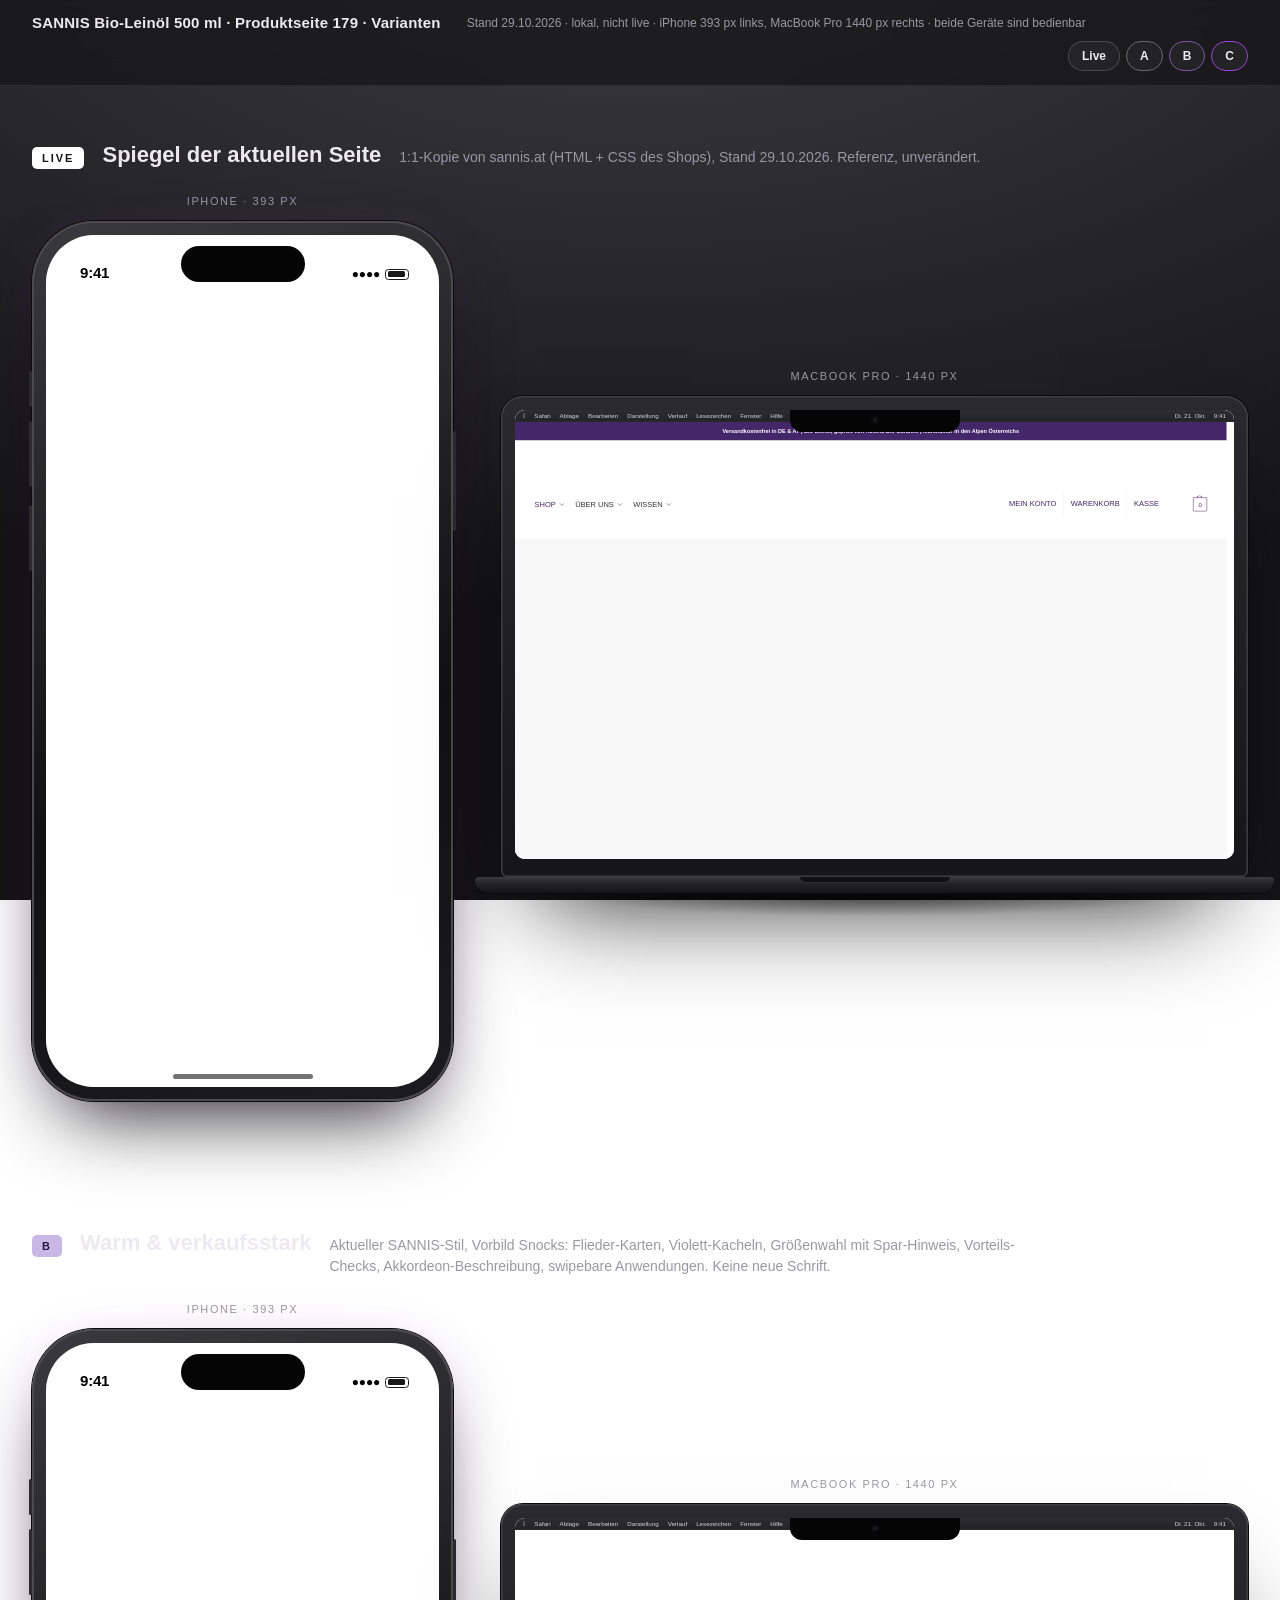
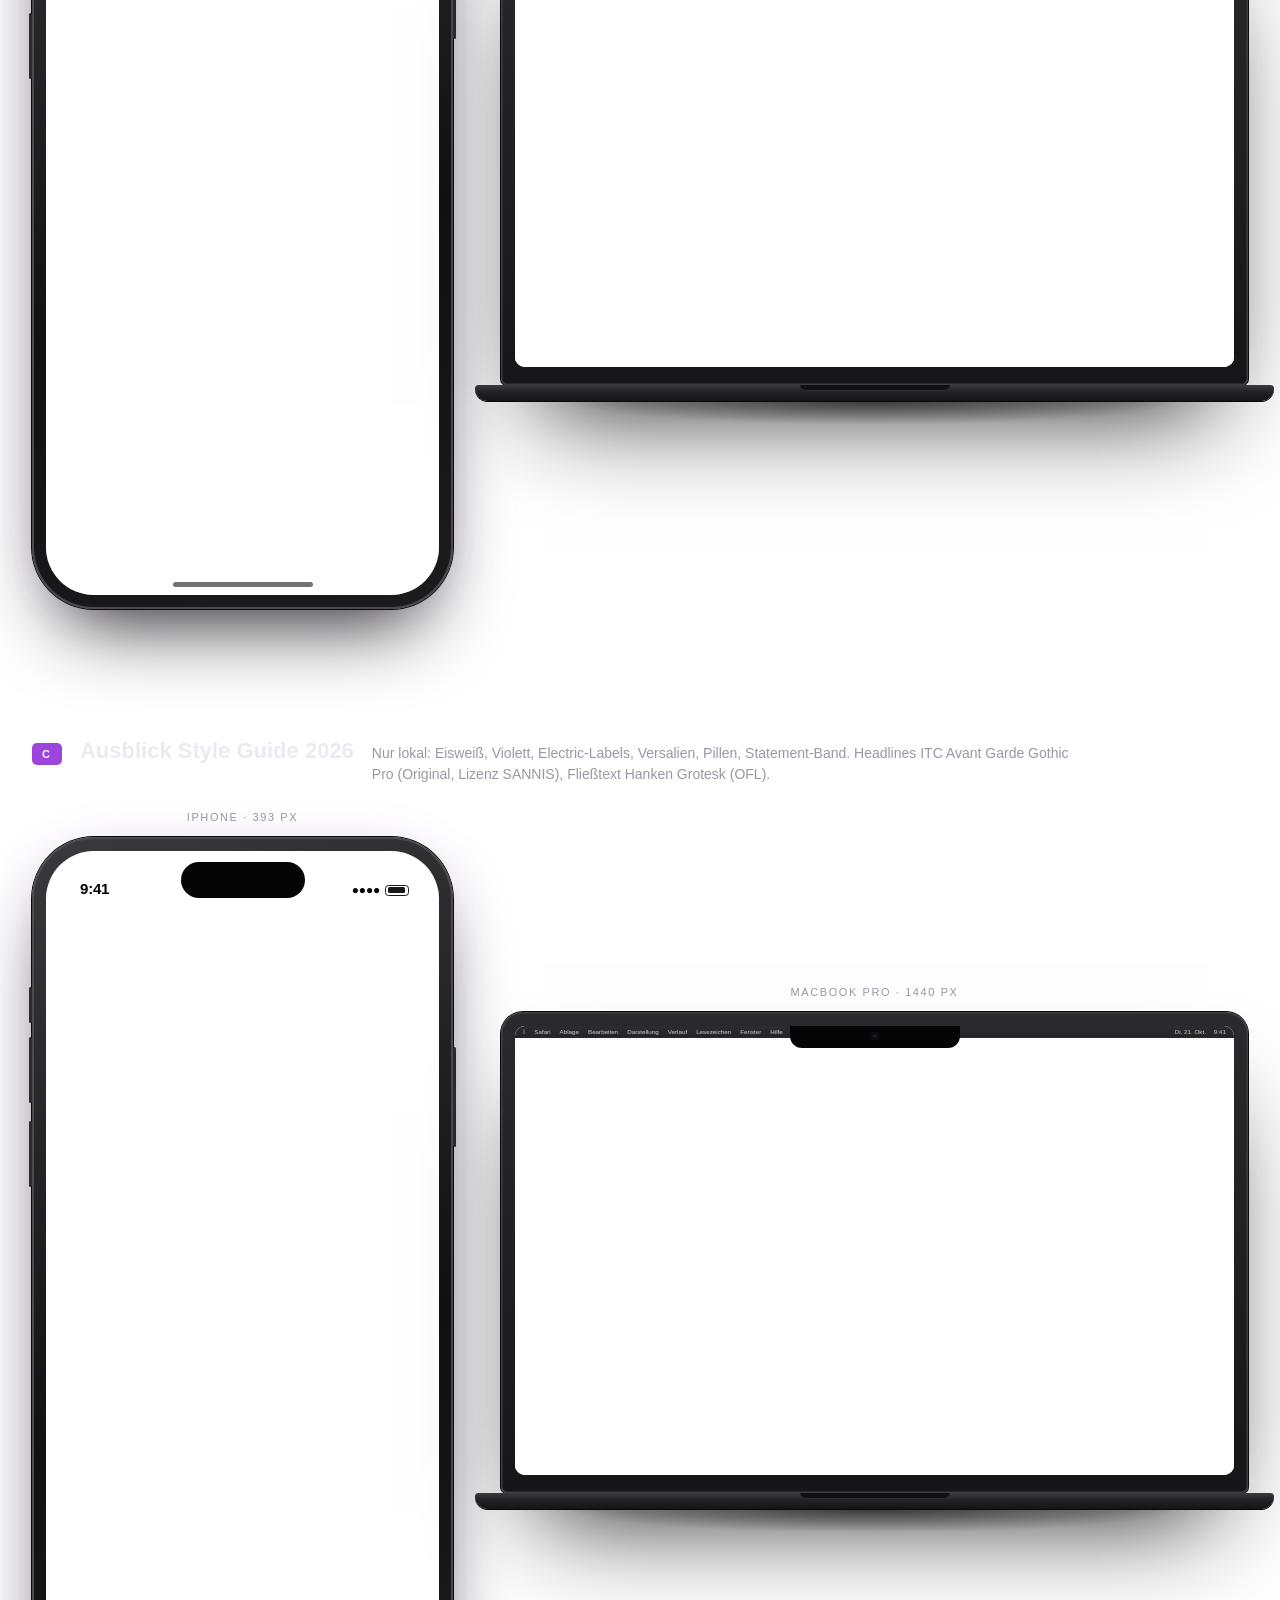
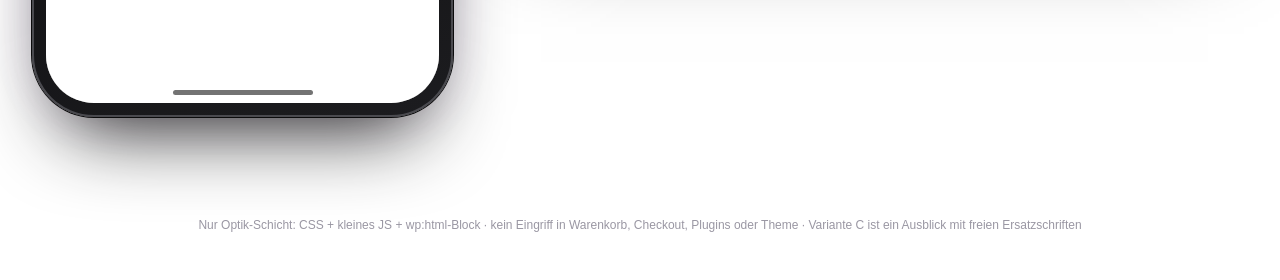
<file: index.html>
<!doctype html><html lang="de"><head><meta charset="utf-8"><meta name="robots" content="noindex,nofollow"><meta http-equiv="refresh" content="0; url=02_varianten/praesentation.html"><title>SANNIS Produktseite – Vorschau</title></head><body><a href="02_varianten/praesentation.html">Zur Vorschau</a></body></html>
</file>
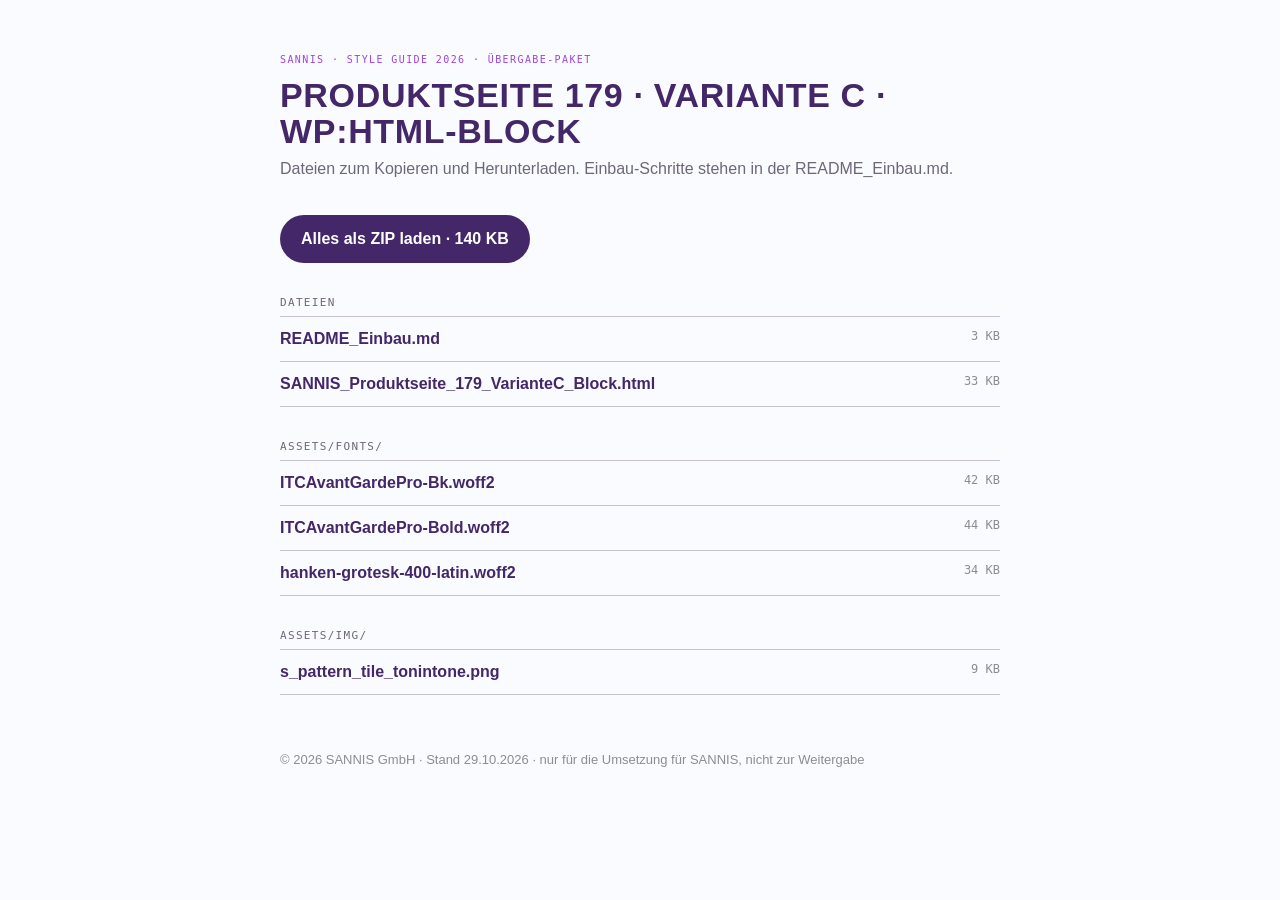
<file: handoff/index.html>
<!doctype html><html lang="de"><head><meta charset="utf-8"><meta name="viewport" content="width=device-width,initial-scale=1"><meta name="robots" content="noindex,nofollow">
<title>Produktseite 179 · Variante C · wp:html-Block</title><style>
body{margin:0;background:#FAFBFF;color:#141414;font:16px/1.5 "Hanken Grotesk","Helvetica Neue",Arial,sans-serif}
main{max-width:720px;margin:0 auto;padding:55px 21px 89px}
.ey{font:500 10px/1 ui-monospace,Menlo,monospace;letter-spacing:.14em;text-transform:uppercase;color:#9D44DC}
h1{font-size:34px;line-height:1.05;margin:13px 0 8px;color:#442769;text-transform:uppercase;letter-spacing:.02em}
.sub{color:#6E6679;margin:0 0 34px}
h2{font:500 11px/1 ui-monospace,Menlo,monospace;letter-spacing:.12em;text-transform:uppercase;color:#6E6679;margin:34px 0 8px}
ul{list-style:none;margin:0;padding:0;border-top:1px solid #C7C0D2}
li{display:flex;justify-content:space-between;gap:21px;padding:10px 0;border-bottom:1px solid #C7C0D2}
li a{color:#442769;font-weight:600;text-decoration:none;word-break:break-all}li a:hover{color:#9D44DC}
li span{color:#8E8B94;font:500 12px/1.6 ui-monospace,Menlo,monospace;white-space:nowrap}
.dl a{display:inline-block;background:#442769;color:#fff;text-decoration:none;border-radius:999px;padding:12px 21px;font-weight:600}.dl a:hover{background:#9D44DC}
footer{margin-top:55px;color:#8E8B94;font-size:13px}
</style></head><body><main>
<div class="ey">SANNIS · Style Guide 2026 · Übergabe-Paket</div><h1>Produktseite 179 · Variante C · wp:html-Block</h1><p class="sub">Dateien zum Kopieren und Herunterladen. Einbau-Schritte stehen in der README_Einbau.md.</p>
<p class="dl"><a href="SANNIS_Produktseite_179_VarianteC_2026.zip">Alles als ZIP laden · 140 KB</a></p><h2>Dateien</h2><ul><li><a href="README_Einbau.md">README_Einbau.md</a><span>3 KB</span></li><li><a href="SANNIS_Produktseite_179_VarianteC_Block.html">SANNIS_Produktseite_179_VarianteC_Block.html</a><span>33 KB</span></li></ul><h2>assets/fonts/</h2><ul><li><a href="assets/fonts/ITCAvantGardePro-Bk.woff2">ITCAvantGardePro-Bk.woff2</a><span>42 KB</span></li><li><a href="assets/fonts/ITCAvantGardePro-Bold.woff2">ITCAvantGardePro-Bold.woff2</a><span>44 KB</span></li><li><a href="assets/fonts/hanken-grotesk-400-latin.woff2">hanken-grotesk-400-latin.woff2</a><span>34 KB</span></li></ul><h2>assets/img/</h2><ul><li><a href="assets/img/s_pattern_tile_tonintone.png">s_pattern_tile_tonintone.png</a><span>9 KB</span></li></ul><footer>© 2026 SANNIS GmbH · Stand 29.10.2026 · nur für die Umsetzung für SANNIS, nicht zur Weitergabe</footer></main></body></html>
</file>
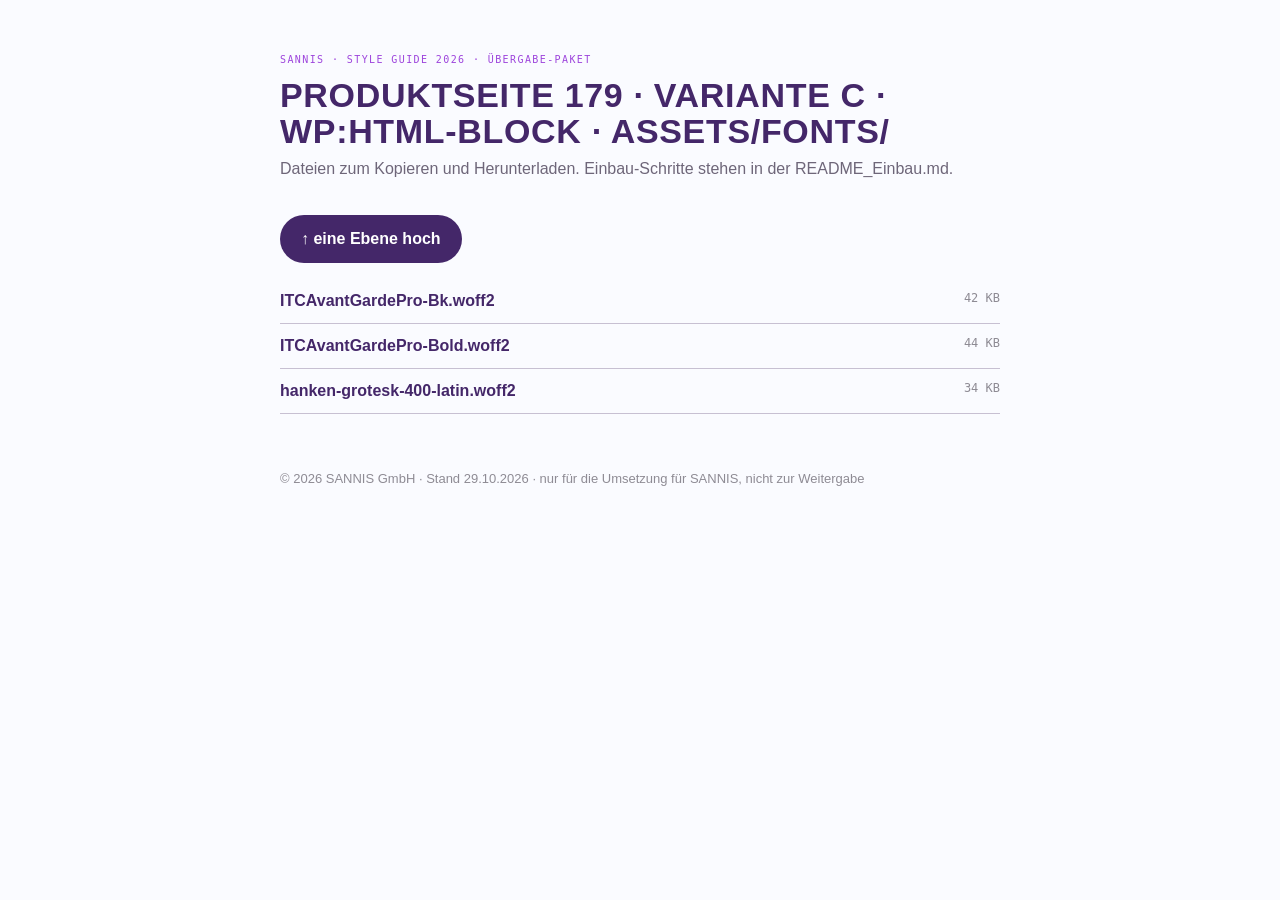
<file: handoff/assets/fonts/index.html>
<!doctype html><html lang="de"><head><meta charset="utf-8"><meta name="viewport" content="width=device-width,initial-scale=1"><meta name="robots" content="noindex,nofollow">
<title>Produktseite 179 · Variante C · wp:html-Block · assets/fonts/</title><style>
body{margin:0;background:#FAFBFF;color:#141414;font:16px/1.5 "Hanken Grotesk","Helvetica Neue",Arial,sans-serif}
main{max-width:720px;margin:0 auto;padding:55px 21px 89px}
.ey{font:500 10px/1 ui-monospace,Menlo,monospace;letter-spacing:.14em;text-transform:uppercase;color:#9D44DC}
h1{font-size:34px;line-height:1.05;margin:13px 0 8px;color:#442769;text-transform:uppercase;letter-spacing:.02em}
.sub{color:#6E6679;margin:0 0 34px}
h2{font:500 11px/1 ui-monospace,Menlo,monospace;letter-spacing:.12em;text-transform:uppercase;color:#6E6679;margin:34px 0 8px}
ul{list-style:none;margin:0;padding:0;border-top:1px solid #C7C0D2}
li{display:flex;justify-content:space-between;gap:21px;padding:10px 0;border-bottom:1px solid #C7C0D2}
li a{color:#442769;font-weight:600;text-decoration:none;word-break:break-all}li a:hover{color:#9D44DC}
li span{color:#8E8B94;font:500 12px/1.6 ui-monospace,Menlo,monospace;white-space:nowrap}
.dl a{display:inline-block;background:#442769;color:#fff;text-decoration:none;border-radius:999px;padding:12px 21px;font-weight:600}.dl a:hover{background:#9D44DC}
footer{margin-top:55px;color:#8E8B94;font-size:13px}
</style></head><body><main>
<div class="ey">SANNIS · Style Guide 2026 · Übergabe-Paket</div><h1>Produktseite 179 · Variante C · wp:html-Block · assets/fonts/</h1><p class="sub">Dateien zum Kopieren und Herunterladen. Einbau-Schritte stehen in der README_Einbau.md.</p>
<p class="dl"><a href="../">↑ eine Ebene hoch</a></p><li><a href="ITCAvantGardePro-Bk.woff2">ITCAvantGardePro-Bk.woff2</a><span>42 KB</span></li><li><a href="ITCAvantGardePro-Bold.woff2">ITCAvantGardePro-Bold.woff2</a><span>44 KB</span></li><li><a href="hanken-grotesk-400-latin.woff2">hanken-grotesk-400-latin.woff2</a><span>34 KB</span></li><footer>© 2026 SANNIS GmbH · Stand 29.10.2026 · nur für die Umsetzung für SANNIS, nicht zur Weitergabe</footer></main></body></html>
</file>
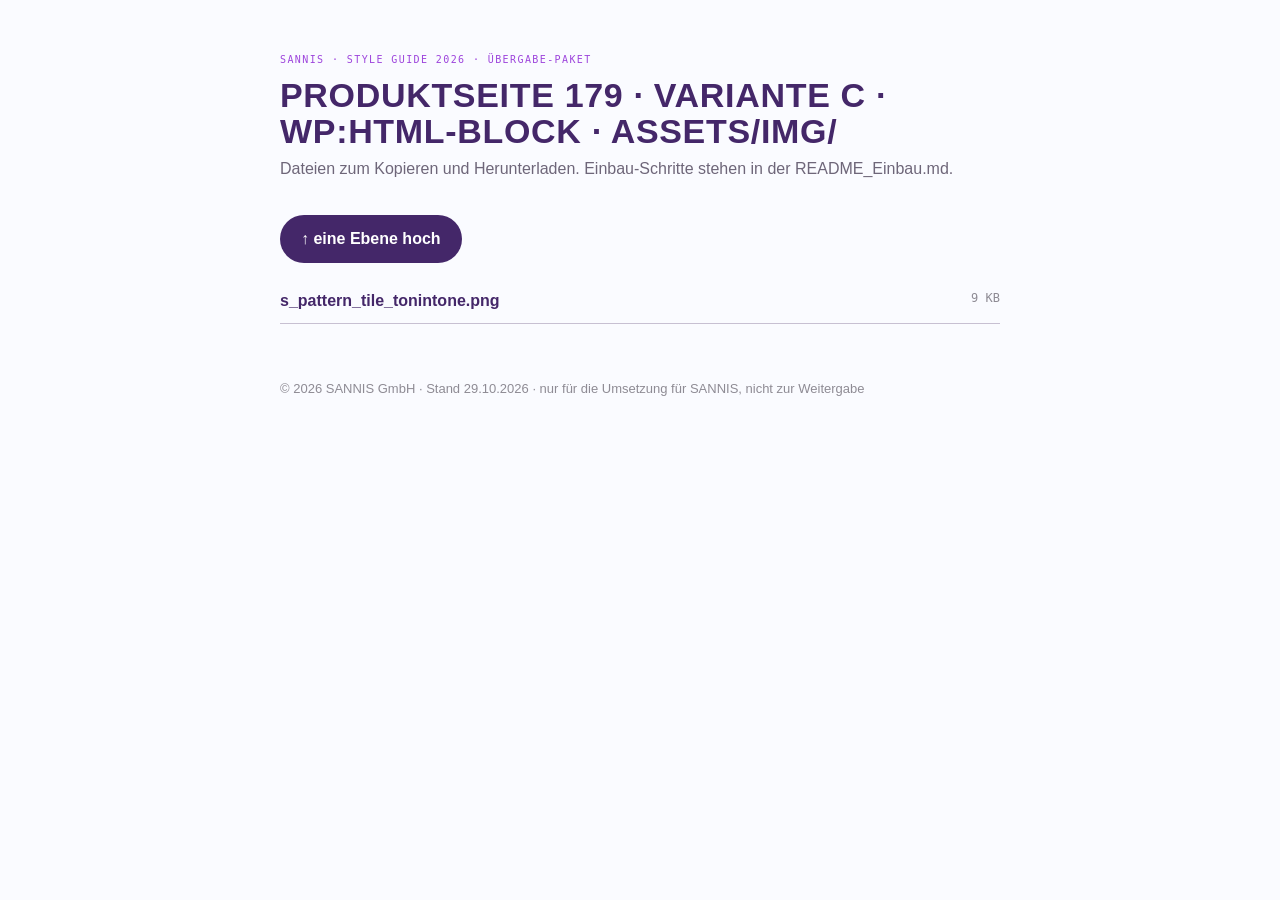
<file: handoff/assets/img/index.html>
<!doctype html><html lang="de"><head><meta charset="utf-8"><meta name="viewport" content="width=device-width,initial-scale=1"><meta name="robots" content="noindex,nofollow">
<title>Produktseite 179 · Variante C · wp:html-Block · assets/img/</title><style>
body{margin:0;background:#FAFBFF;color:#141414;font:16px/1.5 "Hanken Grotesk","Helvetica Neue",Arial,sans-serif}
main{max-width:720px;margin:0 auto;padding:55px 21px 89px}
.ey{font:500 10px/1 ui-monospace,Menlo,monospace;letter-spacing:.14em;text-transform:uppercase;color:#9D44DC}
h1{font-size:34px;line-height:1.05;margin:13px 0 8px;color:#442769;text-transform:uppercase;letter-spacing:.02em}
.sub{color:#6E6679;margin:0 0 34px}
h2{font:500 11px/1 ui-monospace,Menlo,monospace;letter-spacing:.12em;text-transform:uppercase;color:#6E6679;margin:34px 0 8px}
ul{list-style:none;margin:0;padding:0;border-top:1px solid #C7C0D2}
li{display:flex;justify-content:space-between;gap:21px;padding:10px 0;border-bottom:1px solid #C7C0D2}
li a{color:#442769;font-weight:600;text-decoration:none;word-break:break-all}li a:hover{color:#9D44DC}
li span{color:#8E8B94;font:500 12px/1.6 ui-monospace,Menlo,monospace;white-space:nowrap}
.dl a{display:inline-block;background:#442769;color:#fff;text-decoration:none;border-radius:999px;padding:12px 21px;font-weight:600}.dl a:hover{background:#9D44DC}
footer{margin-top:55px;color:#8E8B94;font-size:13px}
</style></head><body><main>
<div class="ey">SANNIS · Style Guide 2026 · Übergabe-Paket</div><h1>Produktseite 179 · Variante C · wp:html-Block · assets/img/</h1><p class="sub">Dateien zum Kopieren und Herunterladen. Einbau-Schritte stehen in der README_Einbau.md.</p>
<p class="dl"><a href="../">↑ eine Ebene hoch</a></p><li><a href="s_pattern_tile_tonintone.png">s_pattern_tile_tonintone.png</a><span>9 KB</span></li><footer>© 2026 SANNIS GmbH · Stand 29.10.2026 · nur für die Umsetzung für SANNIS, nicht zur Weitergabe</footer></main></body></html>
</file>
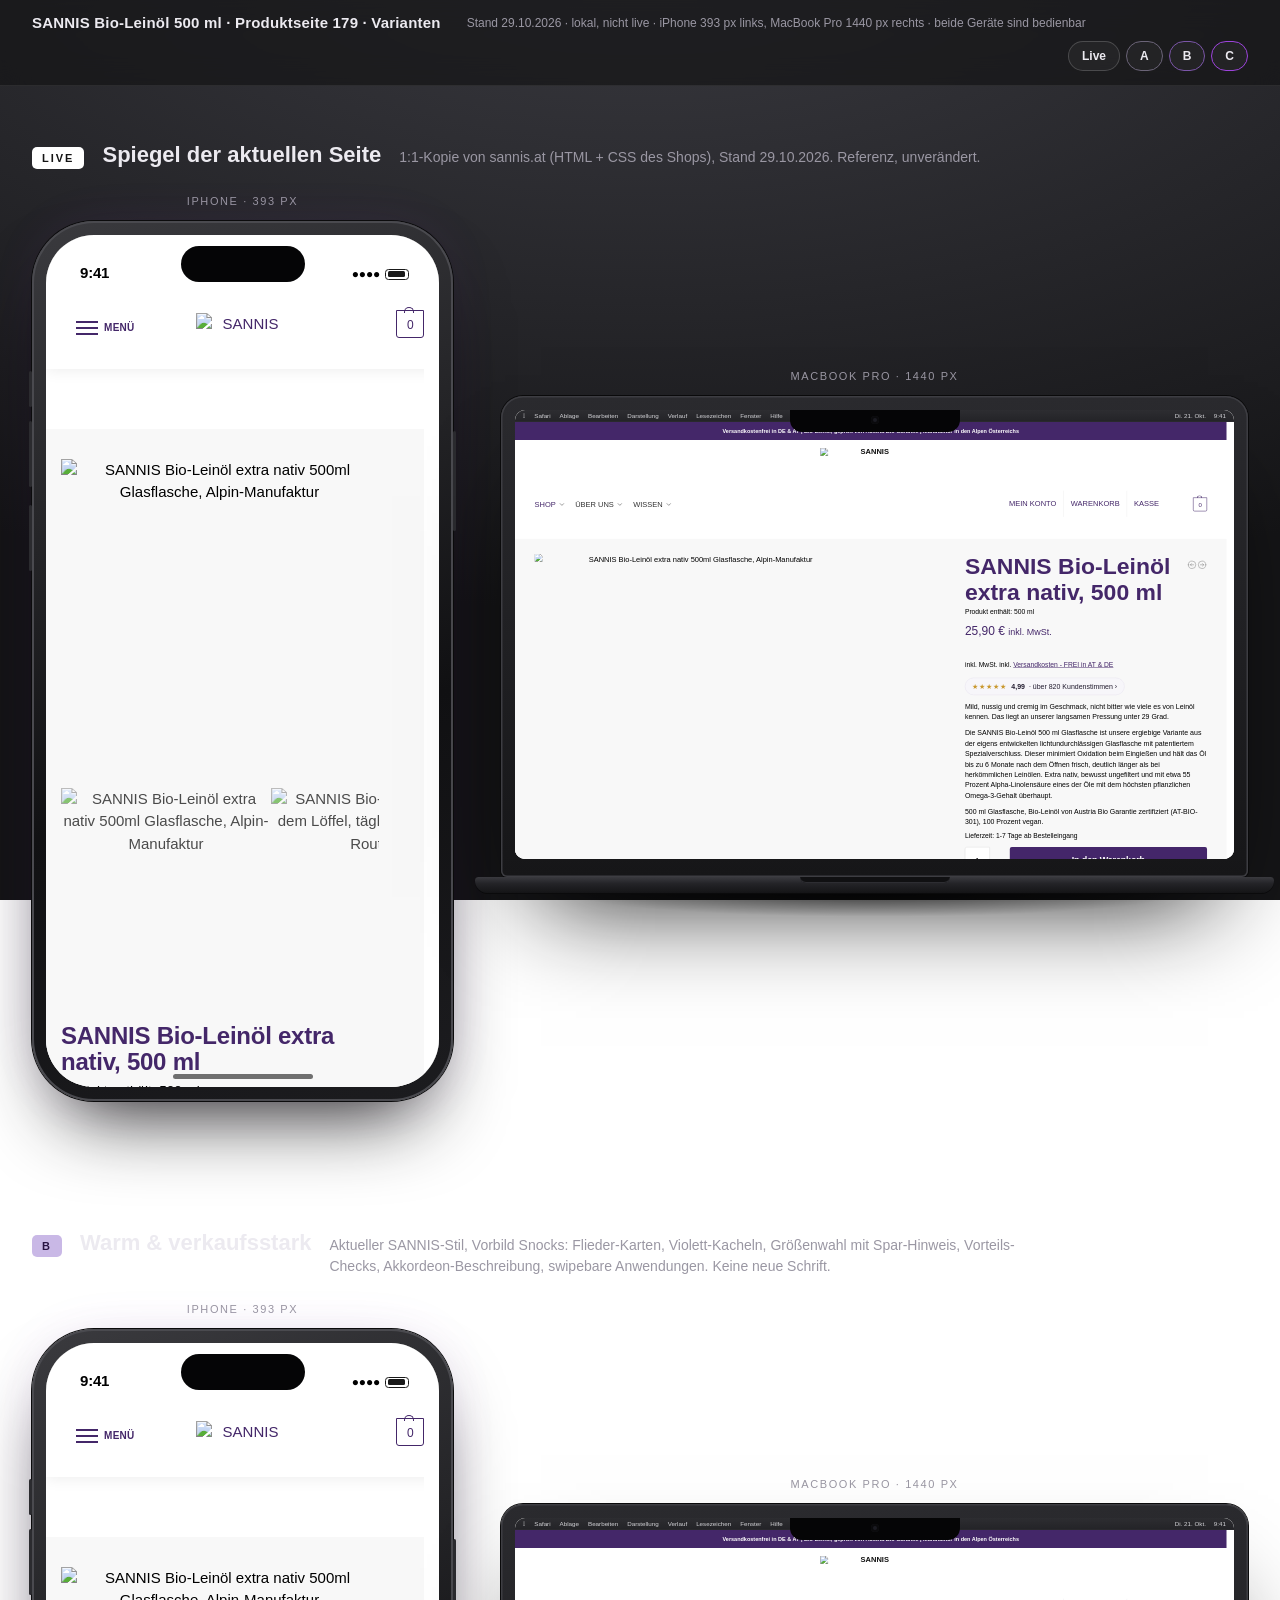
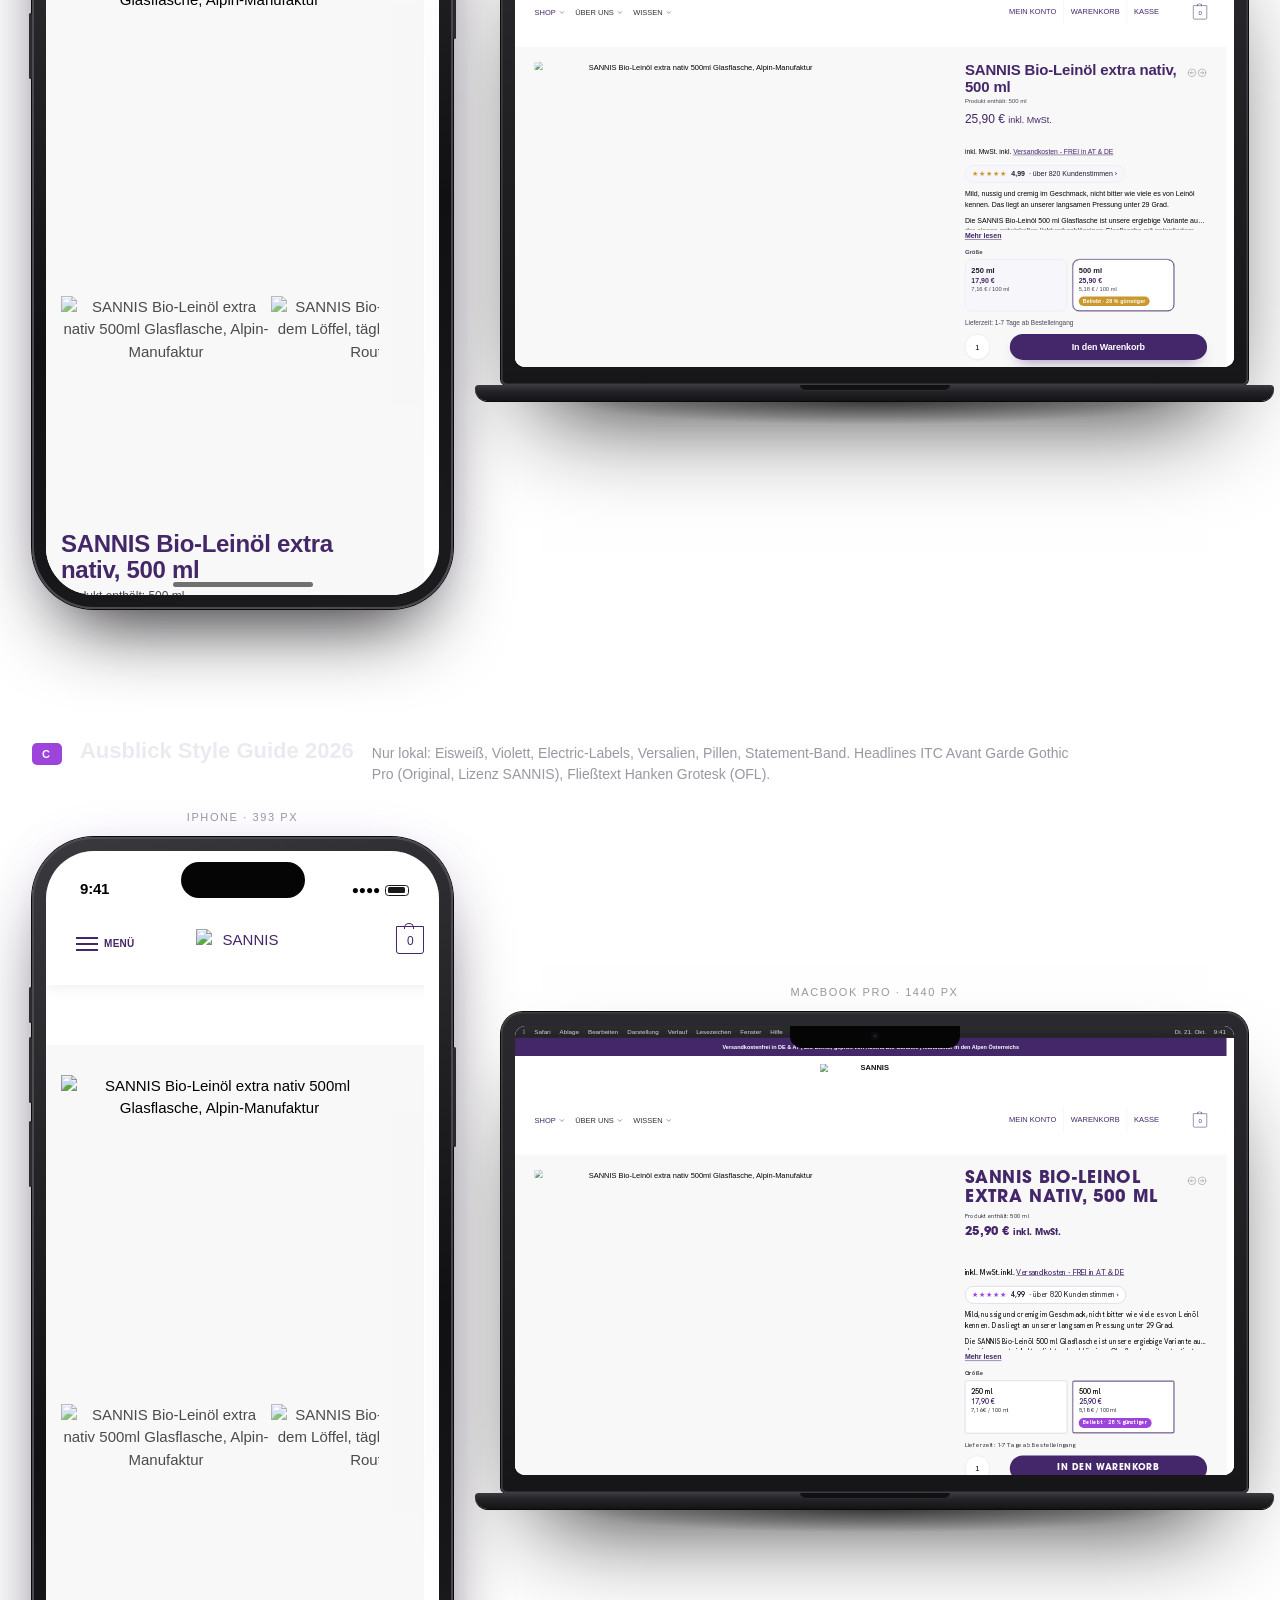
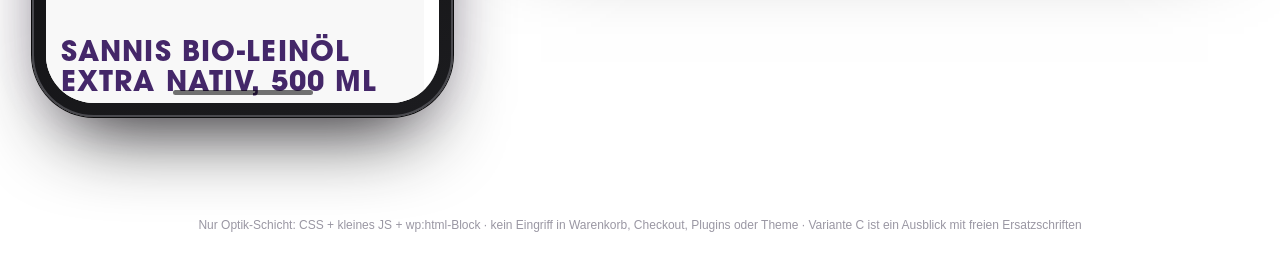
<file: 02_varianten/praesentation.html>
<!doctype html><html lang="de"><head><meta name="robots" content="noindex,nofollow"><meta charset="utf-8"><meta name="viewport" content="width=device-width,initial-scale=1">
<title>SANNIS Produktseite 179 – Varianten auf iPhone & MacBook Pro</title>
<style>
:root{--bg0:#2E2E33;--bg1:#151517;--ink:#ECEAF0;--mute:#9A97A3;--line:rgba(255,255,255,.08);--p:#442769;--el:#9D44DC;--iw:393px;--ih:852px;--mw:1440px;--mh:900px}
*{box-sizing:border-box}
html{scroll-behavior:smooth}
body{margin:0;font-family:-apple-system,BlinkMacSystemFont,"Segoe UI",Roboto,sans-serif;color:var(--ink);background:radial-gradient(1400px 700px at 50% -10%,#3B3B41 0%,var(--bg0) 35%,var(--bg1) 100%) fixed}
header{position:sticky;top:0;z-index:20;backdrop-filter:blur(14px);-webkit-backdrop-filter:blur(14px);background:rgba(21,21,23,.72);border-bottom:1px solid var(--line);padding:14px 32px;display:flex;flex-wrap:wrap;gap:10px 26px;align-items:center}
header h1{font-size:15px;font-weight:600;margin:0;letter-spacing:.2px}
header small{color:var(--mute);font-size:12px}
nav{display:flex;gap:6px;margin-left:auto}
nav a{color:var(--ink);text-decoration:none;font-size:12px;font-weight:600;padding:7px 13px;border-radius:50px;border:1px solid var(--line);background:rgba(255,255,255,.04)}
nav a:hover{background:rgba(255,255,255,.1)}
nav a.live{border-color:rgba(255,255,255,.18)}nav a.a{border-color:#6B6478}nav a.b{border-color:#7B56A8}nav a.c{border-color:var(--el)}
section.row{padding:56px 32px 72px;border-bottom:1px solid var(--line);scroll-margin-top:70px}
.meta{max-width:1500px;margin:0 auto 26px;display:flex;gap:18px;align-items:baseline;flex-wrap:wrap}
.meta .tag{display:inline-block;font-size:11px;letter-spacing:2px;font-weight:700;padding:5px 10px;border-radius:5px;background:#fff;color:#141414}
.meta .tag.a{background:#ECEAF0}.meta .tag.b{background:#C9B8E6;color:#2a1545}.meta .tag.c{background:var(--el);color:#fff}
.meta h2{font-size:22px;margin:0;font-weight:600}
.meta p{margin:0;color:var(--mute);font-size:14px;max-width:720px;line-height:1.5;flex-basis:100%}
.stage{max-width:1500px;margin:0 auto;display:grid;grid-template-columns:auto minmax(0,1fr);gap:48px;align-items:center}
.cap{font-size:11px;letter-spacing:1.6px;text-transform:uppercase;color:var(--mute);margin:0 0 14px;text-align:center}
/* iPhone */
.phone{width:calc(var(--iw) + 28px);padding:14px;border-radius:62px;background:linear-gradient(160deg,#3a3a3e,#111113 60%,#1c1c1f);box-shadow:0 0 0 1px #0b0b0c,inset 0 0 0 2px #4a4a4f,0 40px 80px -30px rgba(0,0,0,.9),0 0 60px -20px rgba(157,68,220,.18);position:relative;margin:0 auto}
.phone::before,.phone::after{content:"";position:absolute;width:3px;border-radius:2px;background:#2b2b2f;left:-3px}
.phone::before{top:150px;height:36px}.phone::after{top:200px;height:66px;box-shadow:0 84px 0 #2b2b2f}
.phone .pwr{position:absolute;right:-3px;top:210px;width:3px;height:100px;border-radius:2px;background:#2b2b2f}
.phone .screen{position:relative;width:var(--iw);height:var(--ih);border-radius:48px;overflow:hidden;background:#fff;box-shadow:inset 0 0 0 1px rgba(0,0,0,.6)}
.phone .island{position:absolute;left:50%;top:11px;transform:translateX(-50%);width:124px;height:36px;border-radius:24px;background:#050506;z-index:3}
.phone .home{position:absolute;left:50%;bottom:8px;transform:translateX(-50%);width:140px;height:5px;border-radius:3px;background:rgba(0,0,0,.55);z-index:3;pointer-events:none}
.phone .sbar{height:54px;background:#fff;display:flex;align-items:flex-end;justify-content:space-between;padding:0 30px 8px 34px;font-size:15px;font-weight:600;color:#000;letter-spacing:-.2px}
.phone .sbar b{display:inline-flex;gap:5px;align-items:center;font-size:12px}
.phone .sbar b i{display:inline-block;width:24px;height:11px;border:1.5px solid #000;border-radius:3.5px;position:relative;opacity:.9}
.phone .sbar b i::after{content:"";position:absolute;left:1.5px;top:1.5px;bottom:1.5px;width:17px;background:#000;border-radius:1.5px}
.phone iframe{display:block;width:var(--iw);height:calc(var(--ih) - 54px);border:0;background:#fff}
/* MacBook Pro */
.mac{width:100%;max-width:1060px;margin:0 auto;position:relative}
.lid{position:relative;border-radius:22px 22px 6px 6px;padding:14px 14px 18px;background:linear-gradient(180deg,#2a2a2e,#161618);box-shadow:0 0 0 1px #0a0a0b,inset 0 0 0 1.5px #3d3d42,0 60px 100px -40px rgba(0,0,0,.95)}
.lid .notch{position:absolute;left:50%;top:14px;transform:translateX(-50%);width:170px;height:22px;border-radius:0 0 12px 12px;background:#050506;z-index:3}
.lid .notch i{position:absolute;left:50%;top:6px;width:8px;height:8px;margin-left:-4px;border-radius:50%;background:#1b1b22;box-shadow:inset 0 0 0 2px #0a0a0c}
.mscreen{position:relative;width:100%;overflow:hidden;border-radius:10px;background:#fff;box-shadow:inset 0 0 0 1px rgba(0,0,0,.7)}
.mscreen .mi{position:absolute;left:0;top:0;width:var(--mw);height:var(--mh);transform-origin:0 0;background:#fff}
.mscreen .mbar{height:24px;background:linear-gradient(#2d2d31,#232327);color:#e8e8ec;font-size:12.5px;display:flex;align-items:center;gap:18px;padding:0 16px;font-weight:600}
.mscreen .mbar span{font-weight:400;opacity:.9}.mscreen .mbar .r{margin-left:auto;display:flex;gap:16px;font-weight:400}
.mscreen iframe{display:block;width:var(--mw);height:calc(var(--mh) - 24px);border:0;background:#fff}
.base{position:relative;height:16px;margin:0 -3.5%;border-radius:4px 4px 14px 14px;background:linear-gradient(180deg,#3a3a3f 0%,#242428 40%,#141416 100%);box-shadow:0 1px 0 #0a0a0b,0 30px 60px -20px rgba(0,0,0,.9)}
.base::before{content:"";position:absolute;left:50%;top:0;transform:translateX(-50%);width:150px;height:6px;border-radius:0 0 8px 8px;background:#101012;box-shadow:inset 0 -1px 0 #2d2d32}
.floor{height:34px;margin:0 2%;background:radial-gradient(60% 100% at 50% 0%,rgba(0,0,0,.55),transparent 70%)}
footer{padding:28px 32px 48px;color:var(--mute);font-size:12px;text-align:center}
@media(max-width:1180px){.stage{grid-template-columns:1fr;gap:56px}.phone{margin:0 auto}}
</style></head><body>
<header><h1>SANNIS Bio-Leinöl 500 ml · Produktseite 179 · Varianten</h1><small>Stand 29.10.2026 · lokal, nicht live · iPhone 393 px links, MacBook Pro 1440 px rechts · beide Geräte sind bedienbar</small>
<nav><a class="live" href="#live">Live</a><a class="a" href="#va">A</a><a class="b" href="#vb">B</a><a class="c" href="#vc">C</a></nav></header>
<section class="row" id="live"><div class="meta"><span class="tag ">LIVE</span><h2>Spiegel der aktuellen Seite</h2><p>1:1-Kopie von sannis.at (HTML + CSS des Shops), Stand 29.10.2026. Referenz, unverändert.</p></div><div class="stage"><div><p class="cap">iPhone · 393 px</p><div class="phone"><span class="pwr"></span><div class="screen"><span class="island"></span><div class="sbar"><span>9:41</span><b>●●●● <i></i></b></div><iframe src="../01_spiegel/index.html" title="Spiegel der aktuellen Seite iPhone" loading="lazy"></iframe><span class="home"></span></div></div></div><div><p class="cap">MacBook Pro · 1440 px</p><div class="mac"><div class="lid"><span class="notch"><i></i></span><div class="mscreen"><div class="mi"><div class="mbar">&#63743; <span>Safari</span><span>Ablage</span><span>Bearbeiten</span><span>Darstellung</span><span>Verlauf</span><span>Lesezeichen</span><span>Fenster</span><span>Hilfe</span><div class="r"><span>Di. 21. Okt.</span><span>9:41</span></div></div><iframe src="../01_spiegel/index.html" title="Spiegel der aktuellen Seite MacBook" loading="lazy"></iframe></div></div></div><div class="base"></div><div class="floor"></div></div></div></div></section>
<section class="row" id="vb"><div class="meta"><span class="tag b">B</span><h2>Warm &amp; verkaufsstark</h2><p>Aktueller SANNIS-Stil, Vorbild Snocks: Flieder-Karten, Violett-Kacheln, Größenwahl mit Spar-Hinweis, Vorteils-Checks, Akkordeon-Beschreibung, swipebare Anwendungen. Keine neue Schrift.</p></div><div class="stage"><div><p class="cap">iPhone · 393 px</p><div class="phone"><span class="pwr"></span><div class="screen"><span class="island"></span><div class="sbar"><span>9:41</span><b>●●●● <i></i></b></div><iframe src="variante_B.html" title="Warm &amp; verkaufsstark iPhone" loading="lazy"></iframe><span class="home"></span></div></div></div><div><p class="cap">MacBook Pro · 1440 px</p><div class="mac"><div class="lid"><span class="notch"><i></i></span><div class="mscreen"><div class="mi"><div class="mbar">&#63743; <span>Safari</span><span>Ablage</span><span>Bearbeiten</span><span>Darstellung</span><span>Verlauf</span><span>Lesezeichen</span><span>Fenster</span><span>Hilfe</span><div class="r"><span>Di. 21. Okt.</span><span>9:41</span></div></div><iframe src="variante_B.html" title="Warm &amp; verkaufsstark MacBook" loading="lazy"></iframe></div></div></div><div class="base"></div><div class="floor"></div></div></div></div></section>
<section class="row" id="vc"><div class="meta"><span class="tag c">C</span><h2>Ausblick Style Guide 2026</h2><p>Nur lokal: Eisweiß, Violett, Electric-Labels, Versalien, Pillen, Statement-Band. Headlines ITC Avant Garde Gothic Pro (Original, Lizenz SANNIS), Fließtext Hanken Grotesk (OFL).</p></div><div class="stage"><div><p class="cap">iPhone · 393 px</p><div class="phone"><span class="pwr"></span><div class="screen"><span class="island"></span><div class="sbar"><span>9:41</span><b>●●●● <i></i></b></div><iframe src="variante_C.html" title="Ausblick Style Guide 2026 iPhone" loading="lazy"></iframe><span class="home"></span></div></div></div><div><p class="cap">MacBook Pro · 1440 px</p><div class="mac"><div class="lid"><span class="notch"><i></i></span><div class="mscreen"><div class="mi"><div class="mbar">&#63743; <span>Safari</span><span>Ablage</span><span>Bearbeiten</span><span>Darstellung</span><span>Verlauf</span><span>Lesezeichen</span><span>Fenster</span><span>Hilfe</span><div class="r"><span>Di. 21. Okt.</span><span>9:41</span></div></div><iframe src="variante_C.html" title="Ausblick Style Guide 2026 MacBook" loading="lazy"></iframe></div></div></div><div class="base"></div><div class="floor"></div></div></div></div></section>
<footer>Nur Optik-Schicht: CSS + kleines JS + wp:html-Block · kein Eingriff in Warenkorb, Checkout, Plugins oder Theme · Variante C ist ein Ausblick mit freien Ersatzschriften</footer>
<script>
(function(){
 function fit(){
  document.querySelectorAll('.mscreen').forEach(function(w){var f=w.querySelector('.mi');var s=w.clientWidth/1440;f.style.transform='scale('+s+')';w.style.height=Math.round(900*s)+'px';});
  var vw=document.documentElement.clientWidth;var ps=vw<480?(vw-64)/421:1;
  document.querySelectorAll('.phone').forEach(function(p){p.style.transform=ps<1?'scale('+ps+')':'';p.style.transformOrigin='top center';p.parentNode.style.height=ps<1?Math.round(880*ps)+'px':''});
 }
 window.addEventListener('resize',fit);window.addEventListener('load',fit);fit();
})();
</script></body></html>
</file>
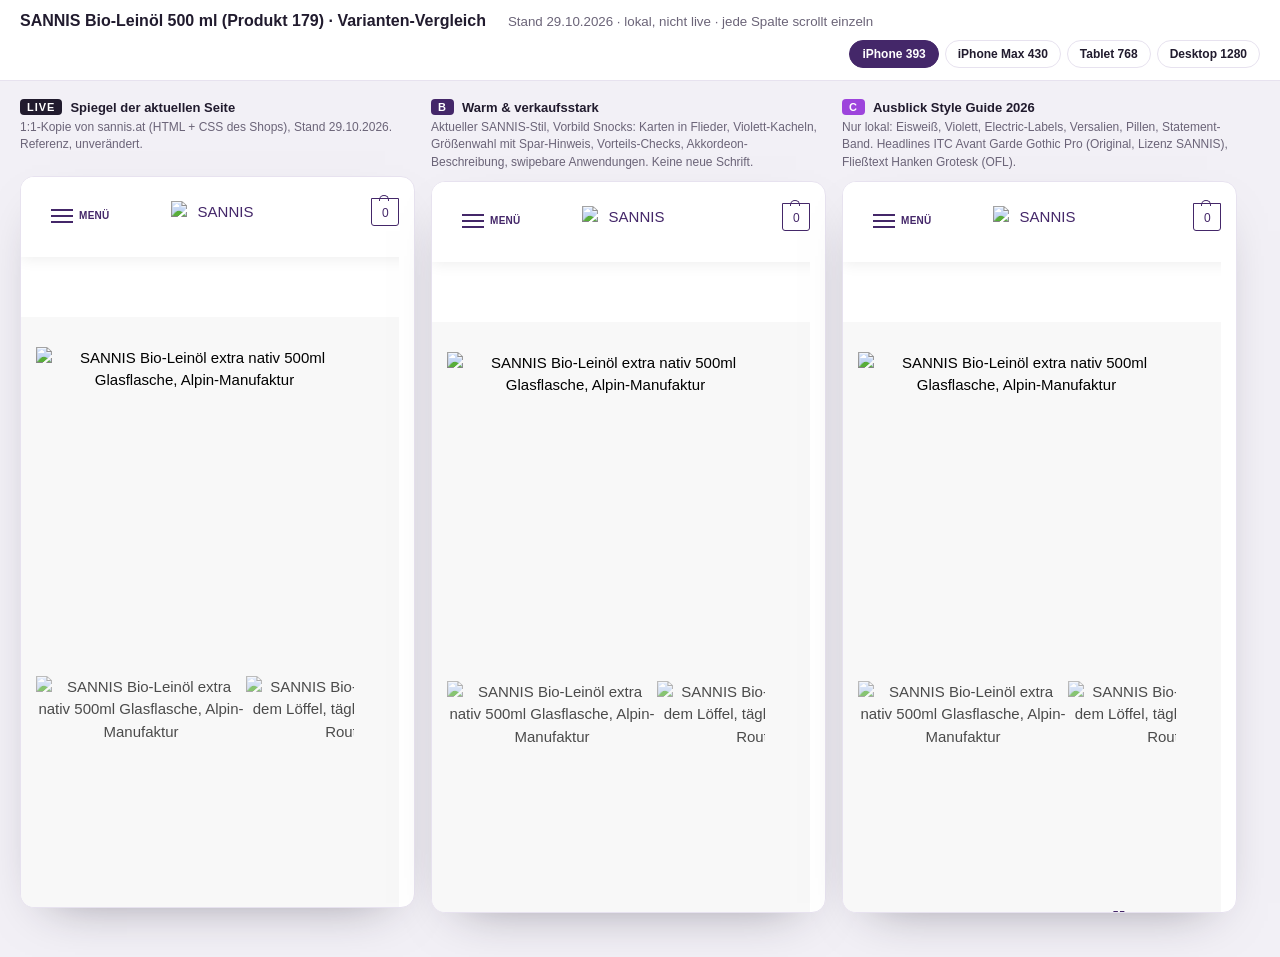
<file: 02_varianten/vergleich.html>
<!doctype html><html lang="de"><head><meta name="robots" content="noindex,nofollow"><meta charset="utf-8"><meta name="viewport" content="width=device-width,initial-scale=1">
<title>SANNIS Produktseite 179 – Varianten im Vergleich</title>
<style>
:root{--p:#442769;--ink:#211B2E;--line:#E7E2EF}
body{margin:0;font-family:-apple-system,BlinkMacSystemFont,"Segoe UI",Roboto,sans-serif;background:#F2F0F6;color:var(--ink)}
header{position:sticky;top:0;z-index:5;background:#fff;border-bottom:1px solid var(--line);padding:12px 20px;display:flex;flex-wrap:wrap;gap:10px 22px;align-items:center}
header h1{font-size:16px;margin:0;font-weight:700}
header small{color:#6B6478}
.w{display:flex;gap:6px;margin-left:auto}
.w button{border:1.5px solid var(--line);background:#fff;border-radius:50px;padding:6px 12px;font-size:12px;font-weight:600;cursor:pointer;color:var(--ink)}
.w button.on{background:var(--p);border-color:var(--p);color:#fff}
main{display:flex;gap:18px;padding:18px 20px 40px;overflow-x:auto;align-items:flex-start}
.col{flex:none;width:var(--fw,393px);transition:width .2s}
.col h2{font-size:13px;margin:0 0 4px;display:flex;align-items:center;gap:8px}
.col h2 span{display:inline-block;background:var(--ink);color:#fff;border-radius:4px;padding:2px 7px;font-size:11px;letter-spacing:1px}
.col h2.a span{background:#1F1A2B}.col h2.b span{background:#442769}.col h2.c span{background:#9D44DC}
.col p{font-size:12px;color:#6B6478;margin:0 0 10px;line-height:1.45;min-height:3.9em}
iframe{width:100%;height:calc(100vh - 170px);min-height:600px;border:1px solid var(--line);border-radius:14px;background:#fff;box-shadow:0 20px 50px -30px rgba(33,27,46,.5)}
</style></head><body>
<header><h1>SANNIS Bio-Leinöl 500 ml (Produkt 179) · Varianten-Vergleich</h1><small>Stand 29.10.2026 · lokal, nicht live · jede Spalte scrollt einzeln</small>
<div class="w"><button data-w="393" class="on">iPhone 393</button><button data-w="430">iPhone Max 430</button><button data-w="768">Tablet 768</button><button data-w="1280">Desktop 1280</button></div></header>
<main>
<div class="col"><h2><span>LIVE</span> Spiegel der aktuellen Seite</h2><p>1:1-Kopie von sannis.at (HTML + CSS des Shops), Stand 29.10.2026. Referenz, unverändert.</p><iframe src="../01_spiegel/index.html" title="Live-Spiegel"></iframe></div>
<div class="col"><h2 class="b"><span>B</span> Warm &amp; verkaufsstark</h2><p>Aktueller SANNIS-Stil, Vorbild Snocks: Karten in Flieder, Violett-Kacheln, Größenwahl mit Spar-Hinweis, Vorteils-Checks, Akkordeon-Beschreibung, swipebare Anwendungen. Keine neue Schrift.</p><iframe src="variante_B.html" title="Variante B"></iframe></div>
<div class="col"><h2 class="c"><span>C</span> Ausblick Style Guide 2026</h2><p>Nur lokal: Eisweiß, Violett, Electric-Labels, Versalien, Pillen, Statement-Band. Headlines ITC Avant Garde Gothic Pro (Original, Lizenz SANNIS), Fließtext Hanken Grotesk (OFL).</p><iframe src="variante_C.html" title="Variante C"></iframe></div>
</main>
<script>
document.querySelectorAll('.w button').forEach(function(b){b.addEventListener('click',function(){document.querySelectorAll('.w button').forEach(function(x){x.classList.remove('on')});b.classList.add('on');document.documentElement.style.setProperty('--fw',b.getAttribute('data-w')+'px');});});
</script></body></html>
</file>
